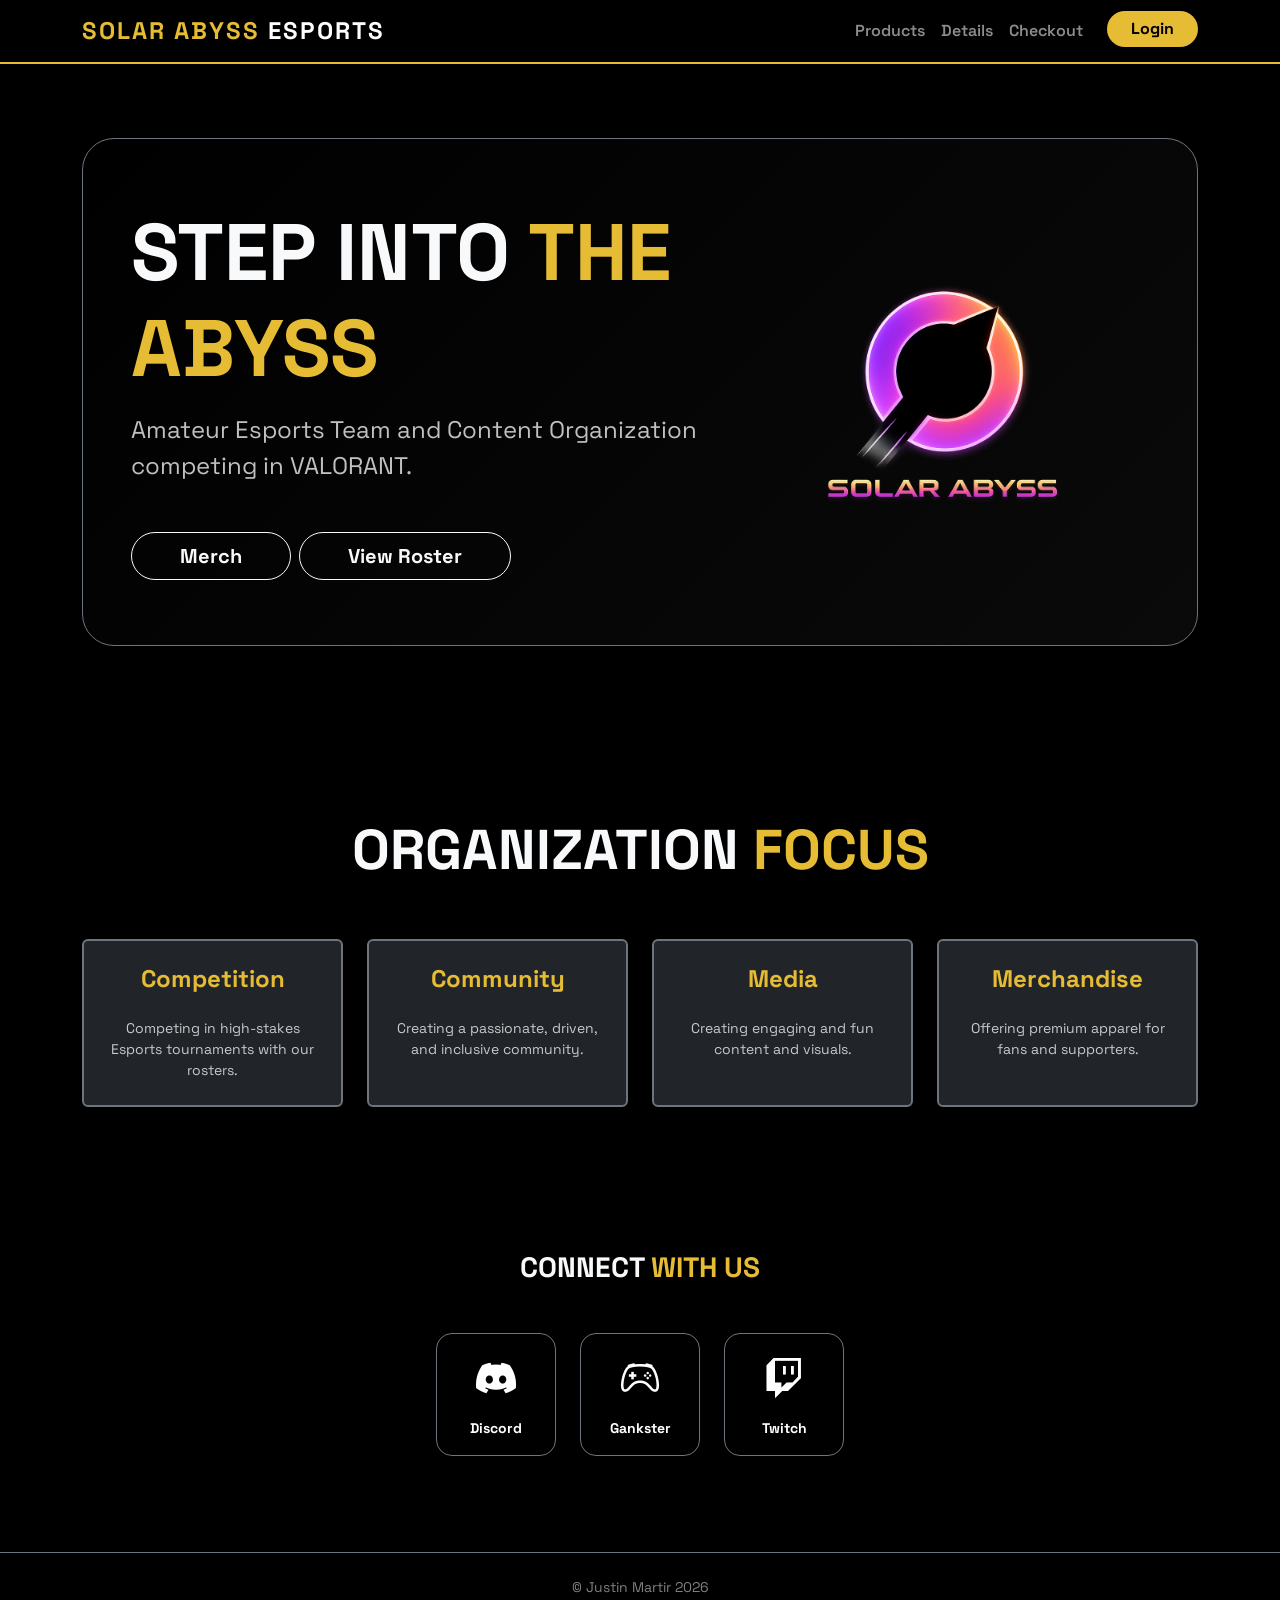
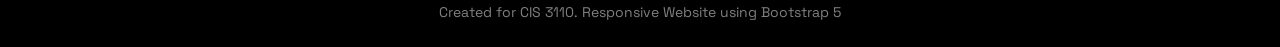
<file: index.html>
<!DOCTYPE html>
<html lang="en">

<head>
    <meta charset="UTF-8">
    <meta name="viewport" content="width=device-width, initial-scale=1.0">
    <title>Home | Solar Abyss</title>
    <link href="https://cdn.jsdelivr.net/npm/bootstrap@5.3.3/dist/css/bootstrap.min.css" rel="stylesheet">
    <link rel="stylesheet" href="https://cdn.jsdelivr.net/npm/bootstrap-icons@1.11.3/font/bootstrap-icons.min.css">
    <link href="https://fonts.googleapis.com/css2?family=Space+Grotesk:wght@300;400;500;600;700&display=swap"
        rel="stylesheet">
    <link rel="stylesheet" href="style.css">
</head>

<body class="bg-black text-light">
    <div class="video-bg-container overflow-hidden position-relative d-flex flex-column" style="min-height: 80vh;">
        <video autoplay muted loop id="video-bg">
            <source src="images/galaxy_background.mp4" type="video/mp4">
        </video>

        <nav class="navbar navbar-expand-lg navbar-dark bg-transparent sticky-top shadow-none">
            <div class="container">
                <a class="navbar-brand fw-bold text-uppercase tracking-wider"
                    style="font-family: 'Space Grotesk', sans-serif;" href="index.html">
                    <span class="text-primary">Solar Abyss</span> Esports
                </a>
                <div class="collapse navbar-collapse" id="navbarNav">
                    <ul class="navbar-nav ms-auto fw-semibold">
                        <li class="nav-item"><a class="nav-link" href="product.html">Products</a></li>
                        <li class="nav-item"><a class="nav-link" href="detail.html">Details</a></li>
                        <li class="nav-item"><a class="nav-link" href="checkout.html">Checkout</a></li>
                        <li class="nav-item ms-lg-3">
                            <a class="btn btn-primary rounded-pill px-4" href="login.html">Login</a>
                        </li>
                    </ul>
                </div>
            </div>
        </nav>

        <div class="container flex-grow-1 d-flex align-items-center">
            <div class="w-100 p-5 rounded-5 border border-secondary shadow-lg hero-jumbotron">
                <div class="row align-items-center">
                    <div class="col-lg-7 text-start">
                        <h1 class="display-1 fw-bold text-uppercase mb-3"
                            style="font-family: 'Space Grotesk', sans-serif;">
                            Step into <span class="text-primary">the Abyss</span>
                        </h1>
                        <p class="fs-4 text-white mb-5 opacity-75">
                            Amateur Esports Team and Content Organization competing in VALORANT.
                        </p>
                        <div class="d-grid gap-2 d-sm-flex justify-content-sm-start">
                            <a href="product.html"
                                class="btn btn-outline-light btn-lg px-5 rounded-pill fw-bold">Merch</a>
                            <a href="detail.html" class="btn btn-outline-light btn-lg px-5 rounded-pill fw-bold">View
                                Roster</a>
                        </div>
                    </div>
                    <div class="col-lg-5 text-center mt-5 mt-lg-0">
                        <img src="images/Solar_Abyss_Logo.png" alt="Solar Abyss Logo" class="img-fluid hero-logo">
                    </div>
                </div>
            </div>
        </div>
    </div>

    <section class="py-5 bg-black">
        <div class="container py-5">
            <div class="row mb-5 text-center">
                <div class="col-12">
                    <h2 class="display-4 fw-bold text-uppercase space-font">
                        Organization <span class="text-primary">Focus</span>
                    </h2>
                </div>
            </div>

            <div class="row g-4">
                <div class="col-md-6 col-lg-3">
                    <div class="card h-100 bg-dark border-secondary p-4 text-center focus-card">
                        <h3 class="h4 fw-bold text-primary mb-4">Competition</h3>
                        <p class="text-white opacity-75 small mb-0">
                            Competing in high-stakes Esports tournaments with our rosters.
                        </p>
                    </div>
                </div>

                <div class="col-md-6 col-lg-3">
                    <div class="card h-100 bg-dark border-secondary p-4 text-center focus-card">
                        <h3 class="h4 fw-bold text-primary mb-4">Community</h3>
                        <p class="text-white opacity-75 small mb-0">
                            Creating a passionate, driven, and inclusive community.
                        </p>
                    </div>
                </div>

                <div class="col-md-6 col-lg-3">
                    <div class="card h-100 bg-dark border-secondary p-4 text-center focus-card">
                        <h3 class="h4 fw-bold text-primary mb-4">Media</h3>
                        <p class="text-white opacity-75 small mb-0">
                            Creating engaging and fun content and visuals.
                        </p>
                    </div>
                </div>

                <div class="col-md-6 col-lg-3">
                    <div class="card h-100 bg-dark border-secondary p-4 text-center focus-card">
                        <h3 class="h4 fw-bold text-primary mb-4">Merchandise</h3>
                        <p class="text-white opacity-75 small mb-0">
                            Offering premium apparel for fans and supporters.
                        </p>
                    </div>
                </div>
            </div>
        </div>
    </section>

    <section class="py-5 bg-black">
        <div class="container text-center">
            <h2 class="h3 fw-bold text-uppercase mb-5" style="font-family: 'Space Grotesk', sans-serif;"> Connect <span
                    class="text-primary">With Us</span> </h2>
            <div class="d-flex justify-content-center gap-4 flex-wrap"> <a href="#"
                    class="social-link discord text-white text-decoration-none p-3 rounded-4 border border-secondary d-flex flex-column align-items-center">
                    <i class="bi bi-discord fs-1 mb-2"></i> <span class="small fw-bold">Discord</span> </a> <a href="#"
                    class="social-link gankster text-white text-decoration-none p-3 rounded-4 border border-secondary d-flex flex-column align-items-center">
                    <i class="bi bi-controller fs-1 mb-2"></i> <span class="small fw-bold">Gankster</span> </a> <a
                    href="#"
                    class="social-link twitch text-white text-decoration-none p-3 rounded-4 border border-secondary d-flex flex-column align-items-center">
                    <i class="bi bi-twitch fs-1 mb-2"></i> <span class="small fw-bold">Twitch</span> </a> </div>
        </div>
    </section>
    </section>


    <footer class="py-4 bg-black border-top border-secondary mt-5">
        <div class="container text-center">
            <p class="text-white opacity-50 small mb-1">&copy; Justin Martir 2026</p>
            <p class="text-white opacity-50 small mb-0">Created for CIS 3110. Responsive Website using Bootstrap 5</p>
        </div>
    </footer>

    <script src="https://cdn.jsdelivr.net/npm/bootstrap@5.3.3/dist/js/bootstrap.bundle.min.js"></script>
</body>

</html>
</file>
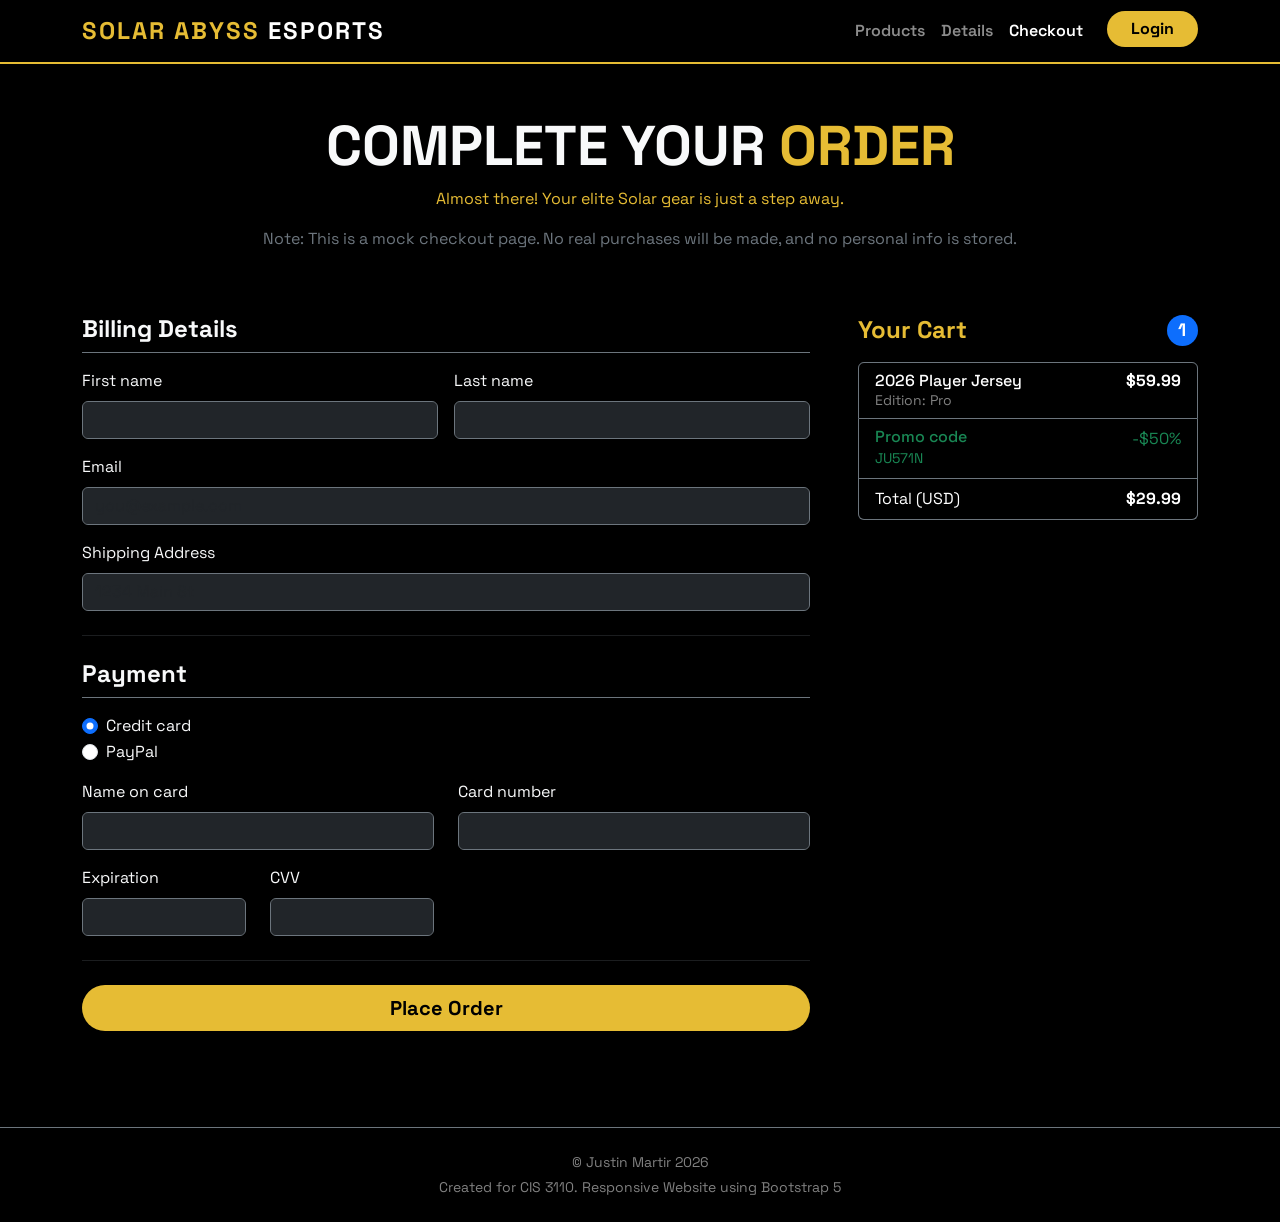
<file: checkout.html>
<!DOCTYPE html>
<html lang="en">

<head>
    <meta charset="UTF-8">
    <meta name="viewport" content="width=device-width, initial-scale=1.0">
    <title>Checkout | Solar Abyss</title>
    <link href="https://cdn.jsdelivr.net/npm/bootstrap@5.3.3/dist/css/bootstrap.min.css" rel="stylesheet">
    <link rel="stylesheet" href="https://cdn.jsdelivr.net/npm/bootstrap-icons@1.11.3/font/bootstrap-icons.min.css">
    <link href="https://fonts.googleapis.com/css2?family=Space+Grotesk:wght@300;400;500;600;700&display=swap"
        rel="stylesheet">
    <link rel="stylesheet" href="style.css">
</head>

<body class="bg-black text-light">
    <nav class="navbar navbar-expand-lg navbar-dark bg-transparent sticky-top shadow-none">
        <div class="container">
            <a class="navbar-brand fw-bold text-uppercase tracking-wider"
                style="font-family: 'Space Grotesk', sans-serif;" href="index.html">
                <span class="text-primary">Solar Abyss</span> Esports
            </a>
            <div class="collapse navbar-collapse" id="navbarNav">
                <ul class="navbar-nav ms-auto fw-semibold">
                    <li class="nav-item"><a class="nav-link" href="product.html">Products</a></li>
                    <li class="nav-item"><a class="nav-link" href="detail.html">Details</a></li>
                    <li class="nav-item"><a class="nav-link active" href="checkout.html">Checkout</a></li>
                    <li class="nav-item ms-lg-3">
                        <a class="btn btn-primary rounded-pill px-4" href="login.html">Login</a>
                    </li>
                </ul>
            </div>
        </div>
    </nav>

    <main class="container py-5">
        <div class="row mb-5 text-center">
            <div class="col-12">
                <h1 class="display-4 fw-bold text-uppercase" style="font-family: 'Space Grotesk', sans-serif;">
                    Complete Your <span class="text-primary">Order</span>
                </h1>
                <p class="text-primary">Almost there! Your elite Solar gear is just a step away.</p>
                <p class="text-secondary">Note: This is a mock checkout page. No real purchases will be made, and no
                    personal info is stored.</p>
            </div>
        </div>

        <div class="row g-5">
            <div class="col-md-5 col-lg-4 order-md-last">
                <h4 class="d-flex justify-content-between align-items-center mb-3">
                    <span class="text-primary fw-bold">Your Cart</span>
                    <span class="badge bg-primary rounded-pill">1</span>
                </h4>
                <ul class="list-group mb-3 bg-dark border-secondary">
                    <li
                        class="list-group-item d-flex justify-content-between lh-sm bg-black text-white border-secondary">
                        <div>
                            <h6 class="my-0">2026 Player Jersey</h6>
                            <small class="text-white opacity-50">Edition: Pro</small>
                        </div>
                        <span class="fw-bold">$59.99</span>
                    </li>
                    <li class="list-group-item d-flex justify-content-between bg-black text-white border-secondary">
                        <div class="text-success">
                            <h6 class="my-0">Promo code</h6>
                            <small>JU571N</small>
                        </div>
                        <span class="text-success">-$50%</span>
                    </li>
                    <li class="list-group-item d-flex justify-content-between bg-black text-white border-secondary">
                        <span>Total (USD)</span>
                        <strong>$29.99</strong>
                    </li>
                </ul>
            </div>

            <div class="col-md-7 col-lg-8">
                <h4 class="mb-3 fw-bold border-bottom border-secondary pb-2">Billing Details</h4>
                <form class="needs-validation" novalidate>
                    <div class="row g-3">
                        <div class="col-sm-6">
                            <label for="firstName" class="form-label">First name</label>
                            <input type="text" class="form-control bg-dark text-white border-secondary" id="firstName"
                                placeholder="" value="" required>
                        </div>

                        <div class="col-sm-6">
                            <label for="lastName" class="form-label">Last name</label>
                            <input type="text" class="form-control bg-dark text-white border-secondary" id="lastName"
                                placeholder="" value="" required>
                        </div>

                        <div class="col-12">
                            <label for="email" class="form-label">Email</label>
                            <input type="email" class="form-control bg-dark text-white border-secondary" id="email"
                                placeholder="you@example.com">
                        </div>

                        <div class="col-12">
                            <label for="address" class="form-label">Shipping Address</label>
                            <input type="text" class="form-control bg-dark text-white border-secondary" id="address"
                                placeholder="1234 Main St" required>
                        </div>
                    </div>

                    <hr class="my-4 border-secondary">

                    <h4 class="mb-3 fw-bold border-bottom border-secondary pb-2">Payment</h4>
                    <div class="my-3">
                        <div class="form-check">
                            <input id="credit" name="paymentMethod" type="radio" class="form-check-input" checked
                                required>
                            <label class="form-check-label" for="credit">Credit card</label>
                        </div>
                        <div class="form-check">
                            <input id="paypal" name="paymentMethod" type="radio" class="form-check-input" required>
                            <label class="form-check-label" for="paypal">PayPal</label>
                        </div>
                    </div>

                    <div class="row gy-3">
                        <div class="col-md-6">
                            <label for="cc-name" class="form-label">Name on card</label>
                            <input type="text" class="form-control bg-dark text-white border-secondary" id="cc-name"
                                placeholder="" required>
                        </div>

                        <div class="col-md-6">
                            <label for="cc-number" class="form-label">Card number</label>
                            <input type="text" class="form-control bg-dark text-white border-secondary" id="cc-number"
                                placeholder="" required>
                        </div>

                        <div class="col-md-3">
                            <label for="cc-expiration" class="form-label">Expiration</label>
                            <input type="text" class="form-control bg-dark text-white border-secondary"
                                id="cc-expiration" placeholder="" required>
                        </div>

                        <div class="col-md-3">
                            <label for="cc-cvv" class="form-label">CVV</label>
                            <input type="text" class="form-control bg-dark text-white border-secondary" id="cc-cvv"
                                placeholder="" required>
                        </div>
                    </div>

                    <hr class="my-4 border-secondary">

                    <button class="w-100 btn btn-primary btn-lg rounded-pill fw-bold" type="submit">Place Order</button>
                </form>
            </div>
        </div>
    </main>

    <footer class="py-4 bg-black border-top border-secondary mt-5">
        <div class="container text-center">
            <p class="text-white opacity-50 small mb-1">&copy; Justin Martir 2026</p>
            <p class="text-white opacity-50 small mb-0">Created for CIS 3110. Responsive Website using Bootstrap 5</p>
        </div>
    </footer>

    <script src="https://cdn.jsdelivr.net/npm/bootstrap@5.3.3/dist/js/bootstrap.bundle.min.js"></script>
</file>
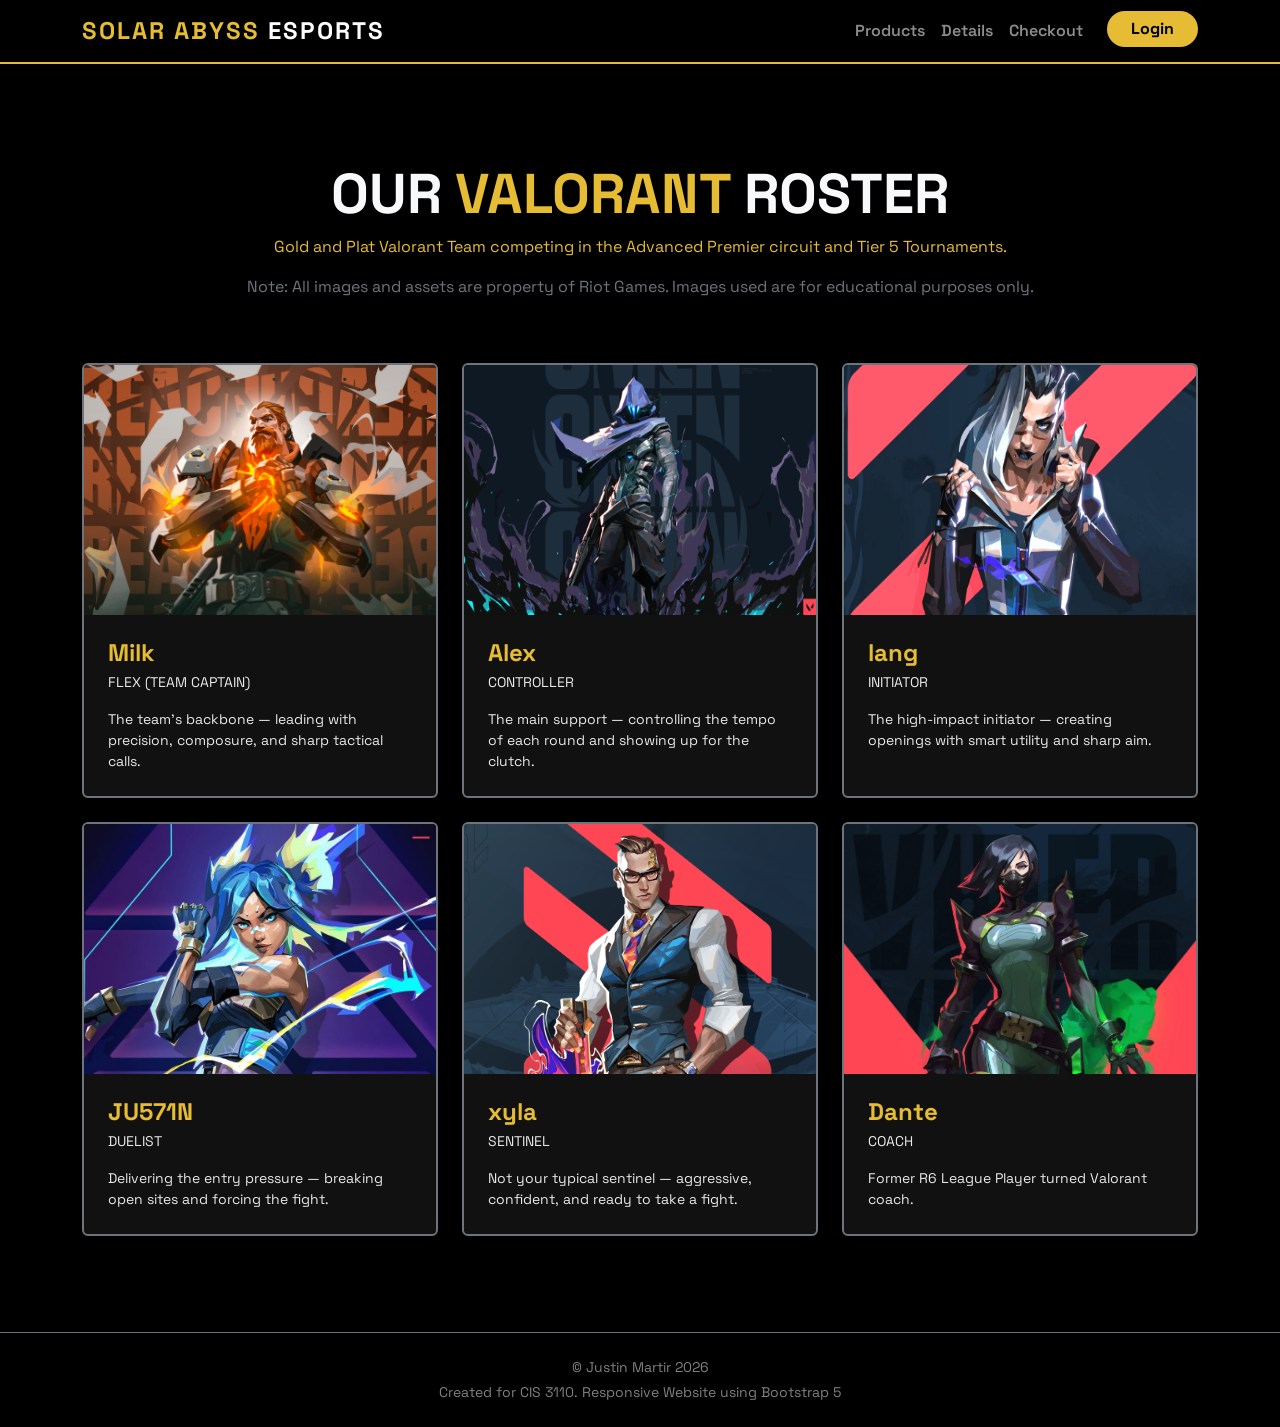
<file: detail.html>
<!DOCTYPE html>
<html lang="en">

<head>
    <meta charset="UTF-8">
    <meta name="viewport" content="width=device-width, initial-scale=1.0">
    <title>Roster | Solar Abyss</title>
    <link href="https://cdn.jsdelivr.net/npm/bootstrap@5.3.3/dist/css/bootstrap.min.css" rel="stylesheet">
    <link rel="stylesheet" href="https://cdn.jsdelivr.net/npm/bootstrap-icons@1.11.3/font/bootstrap-icons.min.css">
    <link href="https://fonts.googleapis.com/css2?family=Space+Grotesk:wght@300;400;500;600;700&display=swap"
        rel="stylesheet">
    <link rel="stylesheet" href="style.css">
</head>

<body class="bg-black text-light">
    <nav class="navbar navbar-expand-lg navbar-dark bg-transparent sticky-top shadow-none">
        <div class="container">
            <a class="navbar-brand fw-bold text-uppercase tracking-wider"
                style="font-family: 'Space Grotesk', sans-serif;" href="index.html">
                <span class="text-primary">Solar Abyss</span> Esports
            </a>
            <div class="collapse navbar-collapse" id="navbarNav">
                <ul class="navbar-nav ms-auto fw-semibold">
                    <li class="nav-item"><a class="nav-link" href="product.html">Products</a></li>
                    <li class="nav-item"><a class="nav-link" href="detail.html">Details</a></li>
                    <li class="nav-item"><a class="nav-link" href="checkout.html">Checkout</a></li>
                    <li class="nav-item ms-lg-3">
                        <a class="btn btn-primary rounded-pill px-4" href="login.html">Login</a>
                    </li>
                </ul>
            </div>
        </div>
    </nav>

    <main class="container py-5 my-5">
        <div class="row mb-5 text-center">
            <div class="col-12">
                <h1 class="display-4 fw-bold text-uppercase" style="font-family: 'Space Grotesk', sans-serif;">
                    Our <span class="text-primary">VALORANT</span> Roster
                </h1>
                <p class="text-primary">Gold and Plat Valorant Team competing in the Advanced Premier circuit and
                    Tier 5 Tournaments.</p>
                <p class="text-secondary">Note: All images and assets are property of Riot Games. Images used are for
                    educational purposes only.</p>
            </div>
        </div>

        <div class="row g-4">
            <div class="col-md-4">
                <div class="card h-100 bg-black border-secondary overflow-hidden player-card">
                    <div
                        class="player-img-placeholder bg-dark d-flex align-items-center justify-content-center overflow-hidden">
                        <img src="images/breach_art.png" alt="Breach Art by Riot Games." class="w-100 h-100"
                            style="object-fit: cover;">
                    </div>
                    <div class="card-body p-4">
                        <h3 class="h4 fw-bold text-primary mb-1">Milk</h3>
                        <p class="text-white opacity-50 small text-uppercase mb-3">Flex (Team Captain)</p>
                        <p class="small opacity-75 mb-0">
                            The team’s backbone — leading with precision, composure, and sharp tactical calls.
                        </p>
                    </div>
                </div>
            </div>

            <div class="col-md-4">
                <div class="card h-100 bg-black border-secondary overflow-hidden player-card">
                    <div
                        class="player-img-placeholder bg-dark d-flex align-items-center justify-content-center overflow-hidden">
                        <img src="images/omen_art.png" alt="Omen Art by Riot Games." class="w-100 h-100">
                    </div>
                    <div class="card-body p-4">
                        <h3 class="h4 fw-bold text-primary mb-1">Alex</h3>
                        <p class="text-white opacity-50 small text-uppercase mb-3">Controller</p>
                        <p class="small opacity-75 mb-0">
                            The main support — controlling the tempo of each round and showing up
                            for the clutch.
                        </p>
                    </div>
                </div>
            </div>

            <div class="col-md-4">
                <div class="card h-100 bg-black border-secondary overflow-hidden player-card">
                    <div
                        class="player-img-placeholder bg-dark d-flex align-items-center justify-content-center overflow-hidden">
                        <img src="images/fade_art.jpg" alt="Fade Art by Riot Games." class="w-100 h-100">
                    </div>
                    <div class="card-body p-4">
                        <h3 class="h4 fw-bold text-primary mb-1">lang</h3>
                        <p class="text-white opacity-50 small text-uppercase mb-3">Initiator</p>
                        <p class="small opacity-75 mb-0">
                            The high-impact initiator — creating openings with smart utility and sharp aim.
                        </p>
                    </div>
                </div>
            </div>

            <div class="col-md-4">
                <div class="card h-100 bg-black border-secondary overflow-hidden player-card">
                    <div
                        class="player-img-placeholder bg-dark d-flex align-items-center justify-content-center overflow-hidden">
                        <img src="images/neon_art.jpg" alt="Neon Art by Riot Games." class="w-100 h-100"
                            style="object-fit: cover;">
                    </div>
                    <div class="card-body p-4">
                        <h3 class="h4 fw-bold text-primary mb-1">JU571N</h3>
                        <p class="text-white opacity-50 small text-uppercase mb-3">Duelist</p>
                        <p class="small opacity-75 mb-0">
                            Delivering the entry pressure — breaking open sites and forcing the fight.
                        </p>
                    </div>
                </div>
            </div>

            <div class="col-md-4">
                <div class="card h-100 bg-black border-secondary overflow-hidden player-card">
                    <div
                        class="player-img-placeholder bg-dark d-flex align-items-center justify-content-center overflow-hidden">
                        <img src="images/chamber_art.jpg" alt="Chamber Art by Riot Games." class="w-100 h-100"
                            style="object-fit: cover;">
                    </div>
                    <div class="card-body p-4">
                        <h3 class="h4 fw-bold text-primary mb-1">xyla</h3>
                        <p class="text-white opacity-50 small text-uppercase mb-3">Sentinel</p>
                        <p class="small opacity-75 mb-0">
                            Not your typical sentinel — aggressive, confident, and ready to take a fight.
                        </p>
                    </div>
                </div>
            </div>

            <div class="col-md-4">
                <div class="card h-100 bg-black border-secondary overflow-hidden player-card">
                    <div
                        class="player-img-placeholder bg-dark d-flex align-items-center justify-content-center overflow-hidden">
                        <img src="images/viper_art.jpg" alt="Viper Art by Riot Games." class="w-100 h-100"
                            style="object-fit: cover;">
                    </div>
                    <div class="card-body p-4">
                        <h3 class="h4 fw-bold text-primary mb-1">Dante</h3>
                        <p class="text-white opacity-50 small text-uppercase mb-3">Coach</p>
                        <p class="small opacity-75 mb-0">
                            Former R6 League Player turned Valorant coach.
                        </p>
                    </div>
                </div>
            </div>
        </div>

    </main>

    <footer class="py-4 bg-black border-top border-secondary mt-5">
        <div class="container text-center">
            <p class="text-white opacity-50 small mb-1">&copy; Justin Martir 2026</p>
            <p class="text-white opacity-50 small mb-0">Created for CIS 3110. Responsive Website using Bootstrap 5</p>
        </div>
    </footer>

    <script src="https://cdn.jsdelivr.net/npm/bootstrap@5.3.3/dist/js/bootstrap.bundle.min.js"></script>
</body>

</html>
</file>
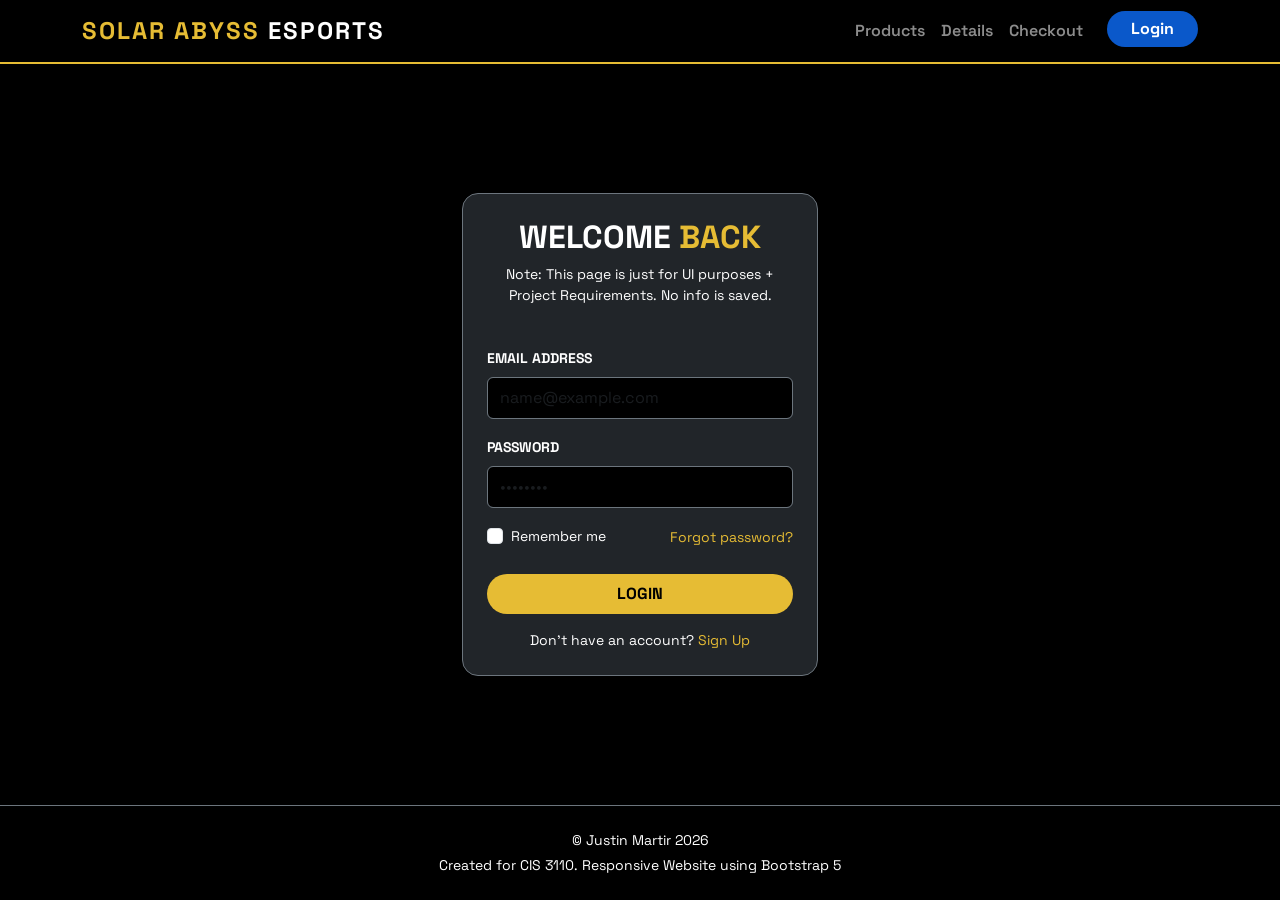
<file: login.html>
<!DOCTYPE html>
<html lang="en">

<head>
    <meta charset="UTF-8">
    <meta name="viewport" content="width=device-width, initial-scale=1.0">
    <title>Login | Solar Abyss</title>
    <link href="https://cdn.jsdelivr.net/npm/bootstrap@5.3.3/dist/css/bootstrap.min.css" rel="stylesheet">
    <link rel="stylesheet" href="https://cdn.jsdelivr.net/npm/bootstrap-icons@1.11.3/font/bootstrap-icons.min.css">
    <link href="https://fonts.googleapis.com/css2?family=Space+Grotesk:wght@300;400;500;600;700&display=swap"
        rel="stylesheet">
    <link rel="stylesheet" href="style.css">
</head>

<body class="bg-black text-light d-flex flex-column" style="min-height: 100vh;">

    <nav class="navbar navbar-expand-lg navbar-dark bg-transparent sticky-top shadow-none">
        <div class="container">
            <a class="navbar-brand fw-bold text-uppercase tracking-wider"
                style="font-family: 'Space Grotesk', sans-serif;" href="index.html">
                <span class="text-primary">Solar Abyss</span> Esports
            </a>
            <div class="collapse navbar-collapse" id="navbarNav">
                <ul class="navbar-nav ms-auto fw-semibold">
                    <li class="nav-item"><a class="nav-link" href="product.html">Products</a></li>
                    <li class="nav-item"><a class="nav-link" href="detail.html">Details</a></li>
                    <li class="nav-item"><a class="nav-link" href="checkout.html">Checkout</a></li>
                    <li class="nav-item ms-lg-3">
                        <a class="btn btn-primary rounded-pill px-4 active" href="login.html">Login</a>
                    </li>
                </ul>
            </div>
        </div>
    </nav>

    <main class="flex-grow-1 d-flex align-items-center">
        <div class="container">
            <div class="row justify-content-center">
                <div class="col-12 col-md-5 col-lg-4">
                    <div class="card bg-dark border-secondary p-4 rounded-4 shadow-lg">
                        <div class="text-center mb-4">
                            <h2 class="fw-bold text-uppercase text-white"
                                style="font-family: 'Space Grotesk', sans-serif;">
                                Welcome <span class="text-primary">Back</span>
                            </h2>
                            <p class="text-white small">Note: This page is just for UI purposes + Project Requirements.
                                No info is saved.</p>
                        </div>
                        <form>
                            <div class="mb-3">
                                <label for="loginEmail" class="form-label small fw-bold text-uppercase text-white">Email
                                    Address</label>
                                <input type="email" class="form-control bg-black text-white border-secondary py-2"
                                    id="loginEmail" placeholder="name@example.com">
                            </div>
                            <div class="mb-3">
                                <label for="loginPassword"
                                    class="form-label small fw-bold text-uppercase text-white">Password</label>
                                <input type="password" class="form-control bg-black text-white border-secondary py-2"
                                    id="loginPassword" placeholder="••••••••">
                            </div>
                            <div class="d-flex justify-content-between align-items-center mb-4">
                                <div class="form-check">
                                    <input class="form-check-input" type="checkbox" value="" id="rememberMe">
                                    <label class="form-check-label small text-white" for="rememberMe">Remember
                                        me</label>
                                </div>
                                <a href="#" class="text-primary small text-decoration-none hover-underline">Forgot
                                    password?</a>
                            </div>
                            <button type="submit"
                                class="btn btn-primary w-100 py-2 rounded-pill fw-bold text-uppercase tracking-wider mb-3">Login</button>
                            <div class="text-center">
                                <p class="small mb-0 text-white">Don't have an account? <a href="#"
                                        class="text-primary text-decoration-none">Sign Up</a></p>
                            </div>
                        </form>
                    </div>
                </div>
            </div>
        </div>
    </main>

    <footer class="py-4 bg-black border-top border-secondary">
        <div class="container text-center">
            <p class="text-white small mb-1">&copy; Justin Martir 2026</p>
            <p class="text-white small mb-0">Created for CIS 3110. Responsive Website using Bootstrap 5</p>
        </div>
    </footer>

    <script src="https://cdn.jsdelivr.net/npm/bootstrap@5.3.3/dist/js/bootstrap.bundle.min.js"></script>
</body>

</html>
</file>
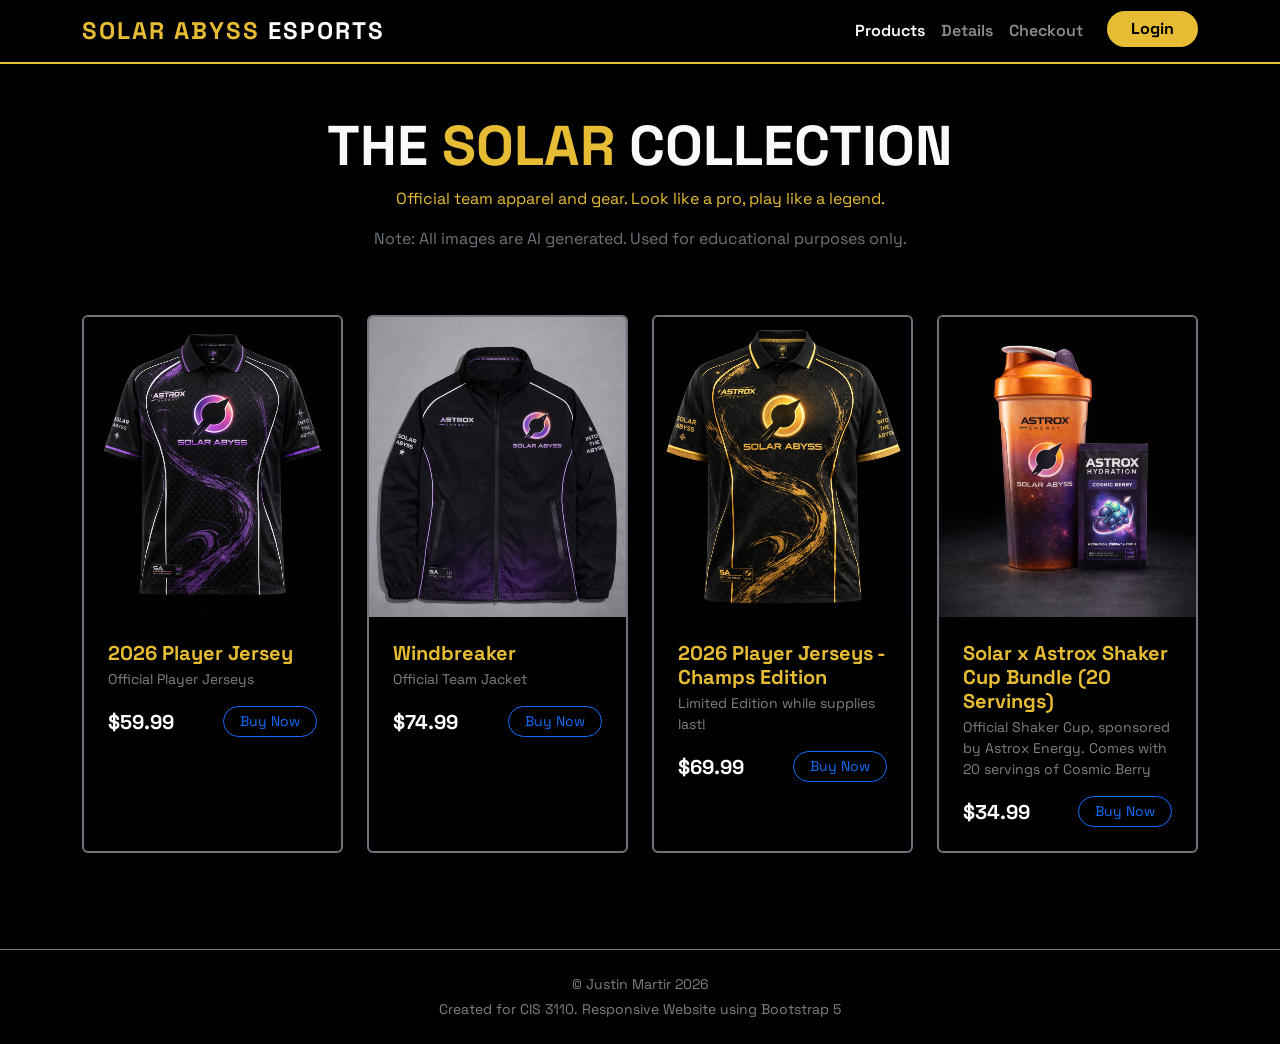
<file: product.html>
<!DOCTYPE html>
<html lang="en">

<head>
    <meta charset="UTF-8">
    <meta name="viewport" content="width=device-width, initial-scale=1.0">
    <title>Merch | Solar Abyss</title>
    <link href="https://cdn.jsdelivr.net/npm/bootstrap@5.3.3/dist/css/bootstrap.min.css" rel="stylesheet">
    <link rel="stylesheet" href="https://cdn.jsdelivr.net/npm/bootstrap-icons@1.11.3/font/bootstrap-icons.min.css">
    <link href="https://fonts.googleapis.com/css2?family=Space+Grotesk:wght@300;400;500;600;700&display=swap"
        rel="stylesheet">
    <link rel="stylesheet" href="style.css">
</head>

<body class="bg-black text-light">
    <nav class="navbar navbar-expand-lg navbar-dark bg-transparent sticky-top shadow-none">
        <div class="container">
            <a class="navbar-brand fw-bold text-uppercase tracking-wider"
                style="font-family: 'Space Grotesk', sans-serif;" href="index.html">
                <span class="text-primary">Solar Abyss</span> Esports
            </a>
            <div class="collapse navbar-collapse" id="navbarNav">
                <ul class="navbar-nav ms-auto fw-semibold">
                    <li class="nav-item"><a class="nav-link active" href="product.html">Products</a></li>
                    <li class="nav-item"><a class="nav-link" href="detail.html">Details</a></li>
                    <li class="nav-item"><a class="nav-link" href="checkout.html">Checkout</a></li>
                    <li class="nav-item ms-lg-3">
                        <a class="btn btn-primary rounded-pill px-4" href="login.html">Login</a>
                    </li>
                </ul>
            </div>
        </div>
    </nav>

    <main class="container py-5">
        <div class="row mb-5 text-center">
            <div class="col-12">
                <h1 class="display-4 fw-bold text-uppercase" style="font-family: 'Space Grotesk', sans-serif;">
                    The <span class="text-primary">Solar</span> Collection
                </h1>
                <p class="text-primary">Official team apparel and gear. Look like a pro, play like a legend.</p>
                <p class="text-secondary">Note: All images are AI generated. Used for educational purposes only.</p>
            </div>
        </div>

        <div class="row g-4">
            <div class="col-md-6 col-lg-3">
                <div class="card h-100 bg-black border-secondary overflow-hidden product-card">
                    <div class="bg-dark d-flex align-items-center justify-content-center overflow-hidden"
                        style="height: 300px;">
                        <img src="images/solar_jersey.png" alt="2026 Player Jersey" class="w-100 h-100"
                            style="object-fit: cover;">
                    </div>
                    <div class="card-body p-4">
                        <h3 class="h5 fw-bold text-primary mb-1">2026 Player Jersey</h3>
                        <p class="text-white opacity-50 small mb-3">Official Player Jerseys</p>
                        <div class="d-flex justify-content-between align-items-center">
                            <span class="fw-bold fs-5 text-white">$59.99</span>
                            <a href="#" class="btn btn-outline-primary btn-sm px-3 rounded-pill">Buy Now</a>
                        </div>
                    </div>
                </div>
            </div>

            <div class="col-md-6 col-lg-3">
                <div class="card h-100 bg-black border-secondary overflow-hidden product-card">
                    <div class="bg-dark d-flex align-items-center justify-content-center overflow-hidden"
                        style="height: 300px;">
                        <img src="images/solar_jacket.png" alt="Solar Windbreaker" class="w-100 h-100"
                            style="object-fit: cover;">
                    </div>
                    <div class="card-body p-4">
                        <h3 class="h5 fw-bold text-primary mb-1">Windbreaker</h3>
                        <p class="text-white opacity-50 small mb-3">Official Team Jacket</p>
                        <div class="d-flex justify-content-between align-items-center">
                            <span class="fw-bold fs-5 text-white">$74.99</span>
                            <a href="#" class="btn btn-outline-primary btn-sm px-3 rounded-pill">Buy Now</a>
                        </div>
                    </div>
                </div>
            </div>

            <div class="col-md-6 col-lg-3">
                <div class="card h-100 bg-black border-secondary overflow-hidden product-card">
                    <div class="bg-dark d-flex align-items-center justify-content-center overflow-hidden"
                        style="height: 300px;">
                        <img src="images/solar_special_edition_jersey.png" alt="Champs Edition Jersey"
                            class="w-100 h-100" style="object-fit: cover;">
                    </div>
                    <div class="card-body p-4">
                        <h3 class="h5 fw-bold text-primary mb-1">2026 Player Jerseys - Champs Edition</h3>
                        <p class="text-white opacity-50 small mb-3">Limited Edition while supplies last!</p>
                        <div class="d-flex justify-content-between align-items-center">
                            <span class="fw-bold fs-5 text-white">$69.99</span>
                            <a href="#" class="btn btn-outline-primary btn-sm px-3 rounded-pill">Buy Now</a>
                        </div>
                    </div>
                </div>
            </div>

            <div class="col-md-6 col-lg-3">
                <div class="card h-100 bg-black border-secondary overflow-hidden product-card">
                    <div class="bg-dark d-flex align-items-center justify-content-center overflow-hidden"
                        style="height: 300px;">
                        <img src="images/shaker_cup.png" alt="Shaker Cup Bundle" class="w-100 h-100"
                            style="object-fit: cover;">
                    </div>
                    <div class="card-body p-4">
                        <h3 class="h5 fw-bold text-primary mb-1">Solar x Astrox Shaker Cup Bundle (20 Servings)
                        </h3>
                        <p class="text-white opacity-50 small mb-3">Official Shaker Cup, sponsored by Astrox Energy.
                            Comes with 20 servings of Cosmic Berry</p>
                        <div class="d-flex justify-content-between align-items-center">
                            <span class="fw-bold fs-5 text-white">$34.99</span>
                            <a href="#" class="btn btn-outline-primary btn-sm px-3 rounded-pill">Buy Now</a>
                        </div>
                    </div>
                </div>
            </div>
        </div>
    </main>

    <footer class="py-4 bg-black border-top border-secondary mt-5">
        <div class="container text-center">
            <p class="text-white opacity-50 small mb-1">&copy; Justin Martir 2026</p>
            <p class="text-white opacity-50 small mb-0">Created for CIS 3110. Responsive Website using Bootstrap 5</p>
        </div>
    </footer>

    <script src="https://cdn.jsdelivr.net/npm/bootstrap@5.3.3/dist/js/bootstrap.bundle.min.js"></script>

</body>

</html>
</file>
<file: style.css>
:root {
    --primary: #e6bc34;
    --secondary: #8f5e94;
    --black: #000000;
    --dark-grey: #1a1a1a;
    --text-white: #ffffff;
}

body {
    background-color: var(--black);
    color: var(--text-white);
    font-family: 'Space Grotesk', sans-serif;
    margin: 0;
}

.hero-jumbotron {
    background: linear-gradient(135deg, rgba(0, 0, 0, 0.4) 0%, rgba(20, 20, 20, 0.5) 100%);
    backdrop-filter: blur(15px);
    -webkit-backdrop-filter: blur(15px);
    transition: transform 0.4s ease, border-color 0.4s ease, box-shadow 0.4s ease;
}

#video-bg {
    position: absolute;
    top: 50%;
    left: 50%;
    min-width: 100%;
    min-height: 100%;
    width: auto;
    height: auto;
    z-index: -100;
    transform: translate(-50%, -50%);
    object-fit: cover;
}

.navbar {
    background-color: rgba(10, 10, 10, 0.95);
    border-bottom: 2px solid var(--primary);
    backdrop-filter: blur(10px);
}

.navbar-brand {
    font-size: 1.5rem;
    letter-spacing: 2px;
}

.nav-link {
    transition: color 0.3s ease;
}

.nav-link:hover {
    color: var(--primary) !important;
}

.btn-primary {
    background-color: var(--primary);
    border: none;
    color: var(--black);
    font-weight: 700;
    transition: all 0.3s ease;
}

.btn-primary:hover {
    background-color: var(--text-white);
    transform: translateY(-2px);
    box-shadow: 0 0 15px var(--primary);
    color: var(--black);
}

.focus-card {
    transition: all 0.3s ease;
    border-width: 2px;
}

.social-link {
    width: 120px;
    transition: all 0.3s ease;
}

.social-link:hover {
    transform: translateY(-5px);
    background: rgba(255, 255, 255, 0.05);
}

.player-card {
    background-color: #111111 !important;
    transition: all 0.4s cubic-bezier(0.175, 0.885, 0.32, 1.275);
    border-width: 2px;
    color: white !important;
}

.player-card .text-secondary,
.player-card .opacity-75,
.player-card .opacity-50 {
    color: white !important;
    opacity: 0.9 !important;
}

.player-img-placeholder {
    height: 250px;
    transition: background 0.3s ease;
}

.player-card:hover .player-img-placeholder {
    background-color: #222 !important;
}

.product-card {
    transition: all 0.3s ease;
    border-width: 2px;
}

.product-card:hover {
    border-color: var(--secondary) !important;
    box-shadow: 0 10px 20px rgba(143, 94, 148, 0.1);
}

.text-primary {
    color: var(--primary) !important;
}
</file>
